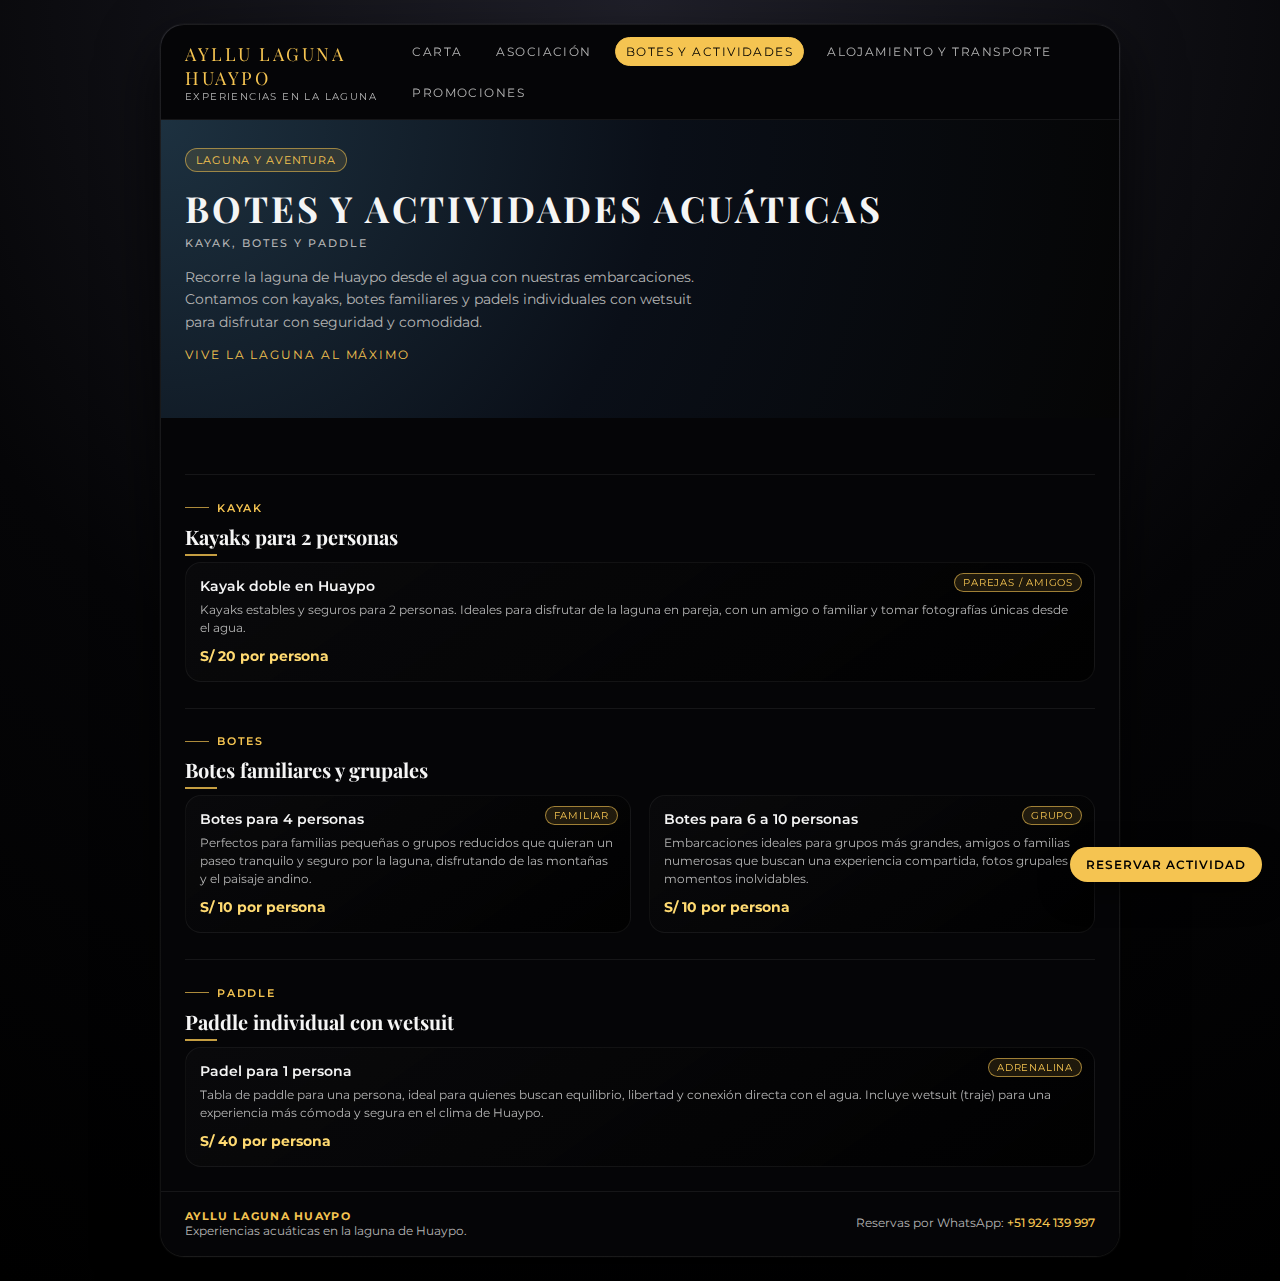
<file: actividades.html>
<!DOCTYPE html>
<html lang="es">
<head>
  <meta charset="UTF-8">
  <title>Botes y actividades - Ayllu Laguna Huaypo</title>
  <meta name="viewport" content="width=device-width, initial-scale=1">
  <link href="https://fonts.googleapis.com/css2?family=Playfair+Display:wght@500;700&family=Montserrat:wght@300;400;500;600&display=swap" rel="stylesheet">
  <link rel="stylesheet" href="styles.css">
</head>
<body>
  <div class="shell">
    <header class="site-header">
      <div>
        <div class="nav-logo">Ayllu Laguna Huaypo</div>
        <span class="nav-tagline">Experiencias en la laguna</span>
      </div>
      <nav class="nav-links">
        <a href="carta.html" class="nav-link">Carta</a>
        <a href="asociacion.html" class="nav-link">Asociación</a>
        <a href="actividades.html" class="nav-link nav-link--active">Botes y actividades</a>
        <a href="alojamiento.html" class="nav-link">Alojamiento y transporte</a>
        <a href="promociones.html" class="nav-link">Promociones</a>
      </nav>
    </header>

    <header class="hero hero--actividades">
      <div class="hero__badge">
        <span>Laguna y aventura</span>
      </div>
      <h1 class="hero__title">Botes y actividades acuáticas</h1>
      <p class="hero__subtitle">Kayak, botes y paddle</p>
      <p class="hero__description">
        Recorre la laguna de Huaypo desde el agua con nuestras embarcaciones. Contamos con kayaks,
        botes familiares y padels individuales con wetsuit para disfrutar con seguridad y comodidad.
      </p>
      <p class="hero__tagline">Vive la laguna al máximo</p>
    </header>

    <main class="page-main">
      <section class="page-section">
        <div class="section-label">
          <span class="section-label__line"></span>
          <span class="section-label__text">Kayak</span>
        </div>
        <h2>Kayaks para 2 personas</h2>
        <div class="card-grid">
          <article class="info-card">
            <span class="badge-top">Parejas / amigos</span>
            <h3 class="info-card__title">Kayak doble en Huaypo</h3>
            <p class="info-card__text">
              Kayaks estables y seguros para 2 personas. Ideales para disfrutar de la laguna en pareja,
              con un amigo o familiar y tomar fotografías únicas desde el agua.
            </p>
            <p class="price-tag">S/ 20 por persona</p>
          </article>
        </div>
      </section>

      <section class="page-section">
        <div class="section-label">
          <span class="section-label__line"></span>
          <span class="section-label__text">Botes</span>
        </div>
        <h2>Botes familiares y grupales</h2>
        <div class="card-grid">
          <article class="info-card">
            <span class="badge-top">Familiar</span>
            <h3 class="info-card__title">Botes para 4 personas</h3>
            <p class="info-card__text">
              Perfectos para familias pequeñas o grupos reducidos que quieran un paseo tranquilo
              y seguro por la laguna, disfrutando de las montañas y el paisaje andino.
            </p>
            <p class="price-tag">S/ 10 por persona</p>
          </article>

          <article class="info-card">
            <span class="badge-top">Grupo</span>
            <h3 class="info-card__title">Botes para 6 a 10 personas</h3>
            <p class="info-card__text">
              Embarcaciones ideales para grupos más grandes, amigos o familias numerosas que
              buscan una experiencia compartida, fotos grupales y momentos inolvidables.
            </p>
            <p class="price-tag">S/ 10 por persona</p>
          </article>
        </div>
      </section>

      <section class="page-section">
        <div class="section-label">
          <span class="section-label__line"></span>
          <span class="section-label__text">Paddle</span>
        </div>
        <h2>Paddle individual con wetsuit</h2>
        <div class="card-grid">
          <article class="info-card">
            <span class="badge-top">Adrenalina</span>
            <h3 class="info-card__title">Padel para 1 persona</h3>
            <p class="info-card__text">
              Tabla de paddle para una persona, ideal para quienes buscan equilibrio, libertad
              y conexión directa con el agua. Incluye wetsuit (traje) para una experiencia más cómoda
              y segura en el clima de Huaypo.
            </p>
            <p class="price-tag">S/ 40 por persona</p>
          </article>
        </div>
      </section>
    </main>

    <footer class="site-footer">
      <div>
        <strong>Ayllu Laguna Huaypo</strong><br>
        Experiencias acuáticas en la laguna de Huaypo.
      </div>
      <div>
        Reservas por WhatsApp:
        <a href="https://wa.me/51924139997" target="_blank">+51 924 139 997</a>
      </div>
    </footer>
  </div>

  <a class="whatsapp-float" href="https://wa.me/51924139997" target="_blank">
    Reservar actividad
  </a>
</body>
</html>
</file>
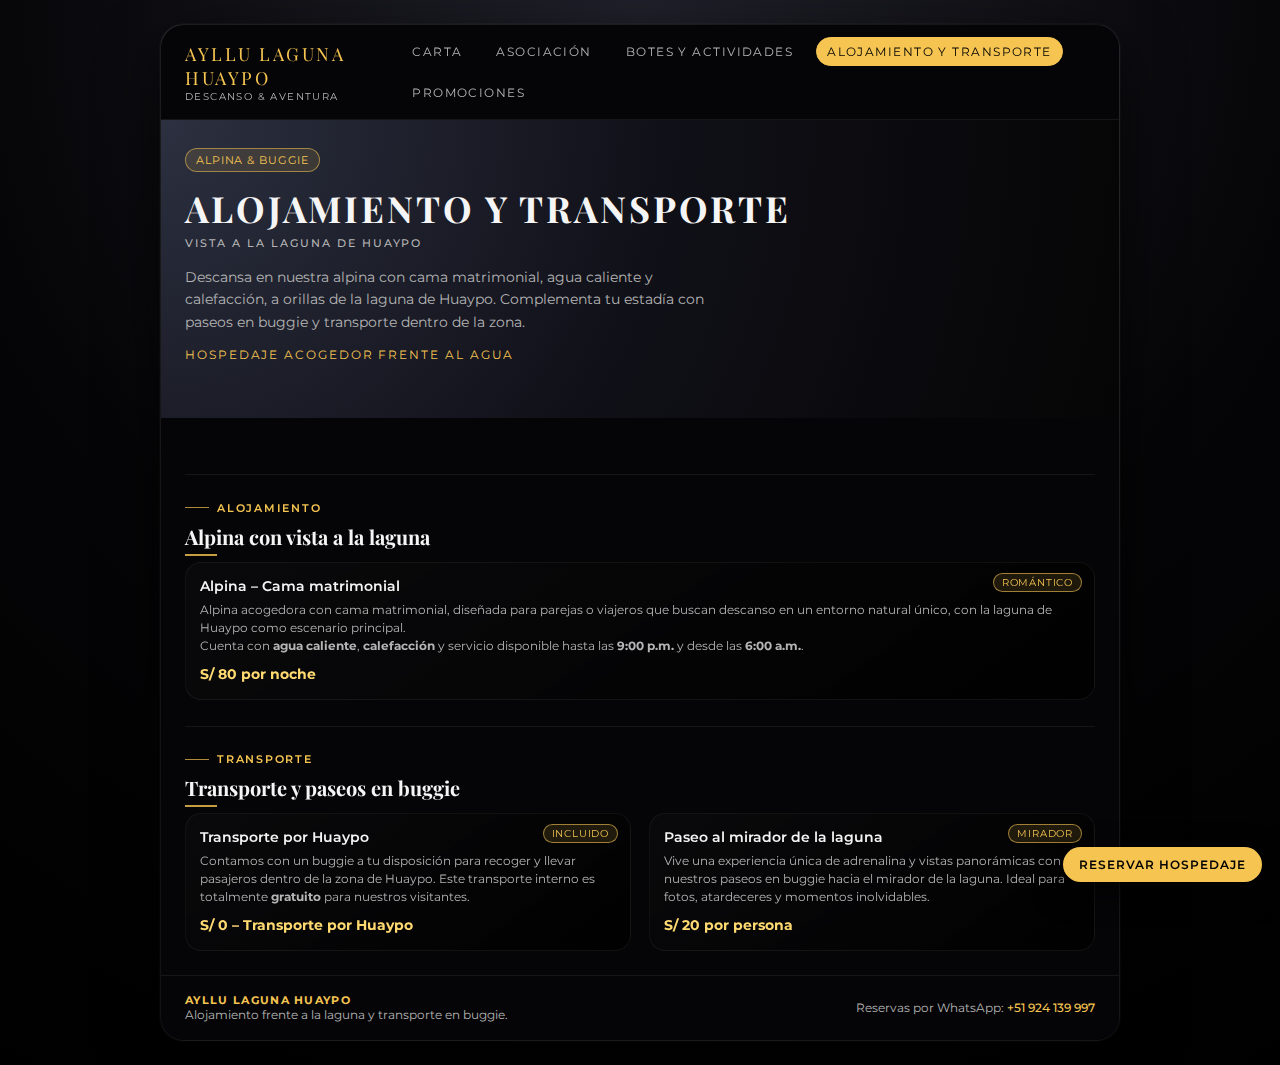
<file: alojamiento.html>
<!DOCTYPE html>
<html lang="es">
<head>
  <meta charset="UTF-8">
  <title>Alojamiento y transporte - Ayllu Laguna Huaypo</title>
  <meta name="viewport" content="width=device-width, initial-scale=1">
  <link href="https://fonts.googleapis.com/css2?family=Playfair+Display:wght@500;700&family=Montserrat:wght@300;400;500;600&display=swap" rel="stylesheet">
  <link rel="stylesheet" href="styles.css">
</head>
<body>
  <div class="shell">
    <header class="site-header">
      <div>
        <div class="nav-logo">Ayllu Laguna Huaypo</div>
        <span class="nav-tagline">Descanso & aventura</span>
      </div>
      <nav class="nav-links">
        <a href="carta.html" class="nav-link">Carta</a>
        <a href="asociacion.html" class="nav-link">Asociación</a>
        <a href="actividades.html" class="nav-link">Botes y actividades</a>
        <a href="alojamiento.html" class="nav-link nav-link--active">Alojamiento y transporte</a>
        <a href="promociones.html" class="nav-link">Promociones</a>
      </nav>
    </header>

    <header class="hero hero--alojamiento">
      <div class="hero__badge">
        <span>Alpina & buggie</span>
      </div>
      <h1 class="hero__title">Alojamiento y transporte</h1>
      <p class="hero__subtitle">Vista a la laguna de Huaypo</p>
      <p class="hero__description">
        Descansa en nuestra alpina con cama matrimonial, agua caliente y calefacción, a orillas de la
        laguna de Huaypo. Complementa tu estadía con paseos en buggie y transporte dentro de la zona.
      </p>
      <p class="hero__tagline">Hospedaje acogedor frente al agua</p>
    </header>

    <main class="page-main">
      <section class="page-section">
        <div class="section-label">
          <span class="section-label__line"></span>
          <span class="section-label__text">Alojamiento</span>
        </div>
        <h2>Alpina con vista a la laguna</h2>
        <div class="card-grid">
          <article class="info-card">
            <span class="badge-top">Romántico</span>
            <h3 class="info-card__title">Alpina – Cama matrimonial</h3>
            <p class="info-card__text">
              Alpina acogedora con cama matrimonial, diseñada para parejas o viajeros que buscan
              descanso en un entorno natural único, con la laguna de Huaypo como escenario principal.
            </p>
            <p class="info-card__text">
              Cuenta con <strong>agua caliente</strong>, <strong>calefacción</strong> y servicio disponible
              hasta las <strong>9:00 p.m.</strong> y desde las <strong>6:00 a.m.</strong>.
            </p>
            <p class="price-tag">S/ 80 por noche</p>
          </article>
        </div>
      </section>

      <section class="page-section">
        <div class="section-label">
          <span class="section-label__line"></span>
          <span class="section-label__text">Transporte</span>
        </div>
        <h2>Transporte y paseos en buggie</h2>
        <div class="card-grid">
          <article class="info-card">
            <span class="badge-top">Incluido</span>
            <h3 class="info-card__title">Transporte por Huaypo</h3>
            <p class="info-card__text">
              Contamos con un buggie a tu disposición para recoger y llevar pasajeros dentro de la zona
              de Huaypo. Este transporte interno es totalmente <strong>gratuito</strong> para nuestros visitantes.
            </p>
            <p class="price-tag">S/ 0 – Transporte por Huaypo</p>
          </article>

          <article class="info-card">
            <span class="badge-top">Mirador</span>
            <h3 class="info-card__title">Paseo al mirador de la laguna</h3>
            <p class="info-card__text">
              Vive una experiencia única de adrenalina y vistas panorámicas con nuestros paseos en buggie
              hacia el mirador de la laguna. Ideal para fotos, atardeceres y momentos inolvidables.
            </p>
            <p class="price-tag">S/ 20 por persona</p>
          </article>
        </div>
      </section>
    </main>

    <footer class="site-footer">
      <div>
        <strong>Ayllu Laguna Huaypo</strong><br>
        Alojamiento frente a la laguna y transporte en buggie.
      </div>
      <div>
        Reservas por WhatsApp:
        <a href="https://wa.me/51924139997" target="_blank">+51 924 139 997</a>
      </div>
    </footer>
  </div>

  <a class="whatsapp-float" href="https://wa.me/51924139997" target="_blank">
    Reservar hospedaje
  </a>
</body>
</html>
</file>
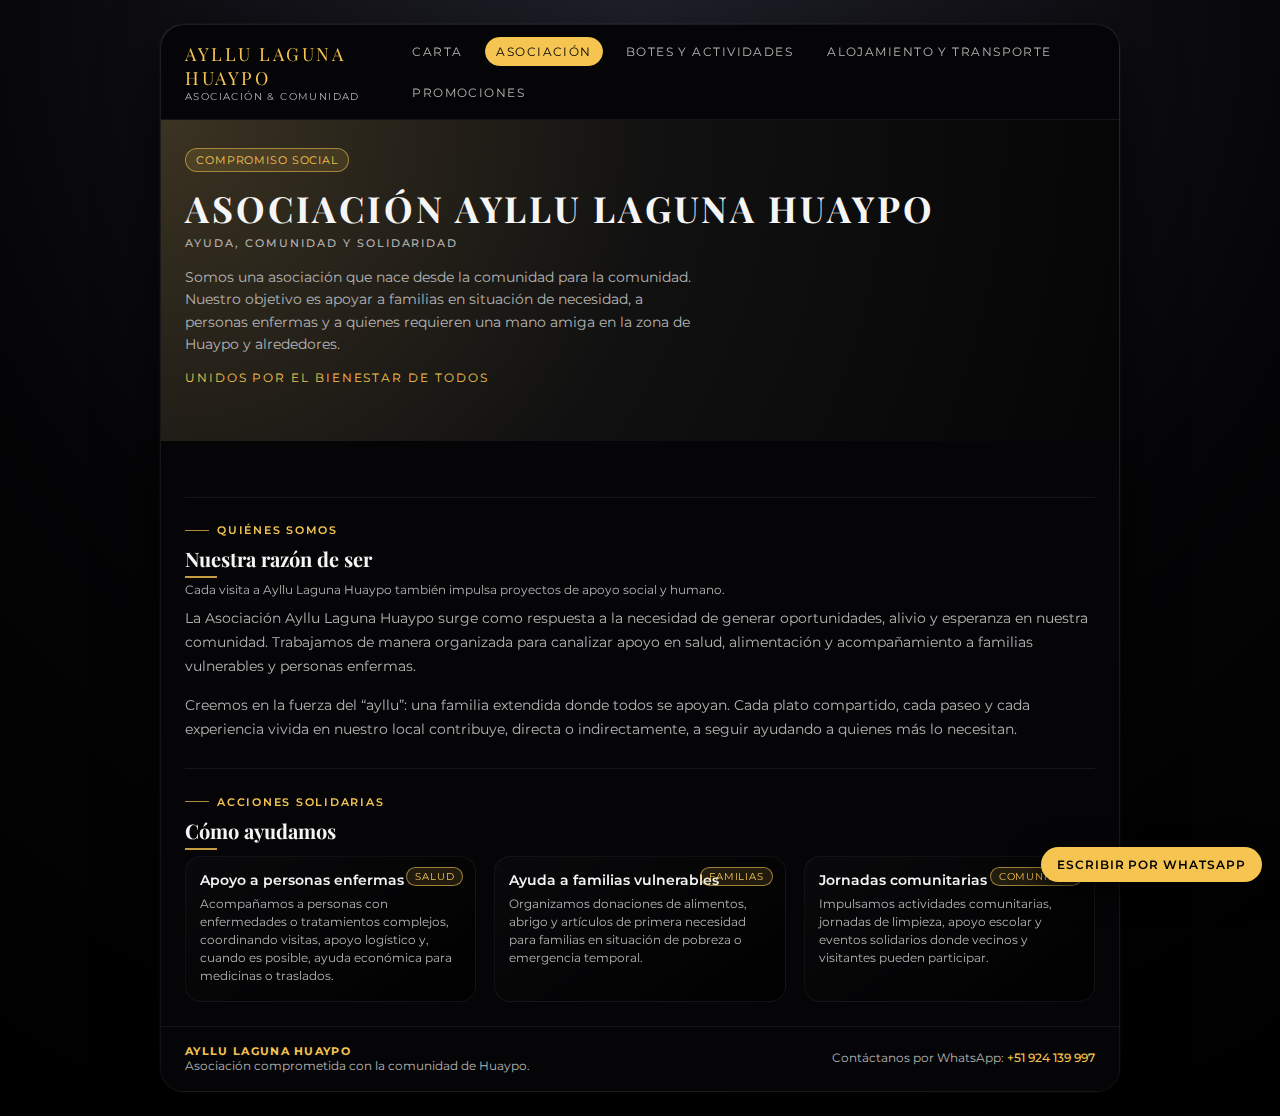
<file: asociacion.html>
<!DOCTYPE html>
<html lang="es">
<head>
  <meta charset="UTF-8">
  <title>Asociación - Ayllu Laguna Huaypo</title>
  <meta name="viewport" content="width=device-width, initial-scale=1">
  <link href="https://fonts.googleapis.com/css2?family=Playfair+Display:wght@500;700&family=Montserrat:wght@300;400;500;600&display=swap" rel="stylesheet">
  <link rel="stylesheet" href="styles.css">
</head>
<body>
  <div class="shell">
    <header class="site-header">
      <div>
        <div class="nav-logo">Ayllu Laguna Huaypo</div>
        <span class="nav-tagline">Asociación & comunidad</span>
      </div>
      <nav class="nav-links">
        <a href="carta.html" class="nav-link">Carta</a>
        <a href="asociacion.html" class="nav-link nav-link--active">Asociación</a>
        <a href="actividades.html" class="nav-link">Botes y actividades</a>
        <a href="alojamiento.html" class="nav-link">Alojamiento y transporte</a>
        <a href="promociones.html" class="nav-link">Promociones</a>
      </nav>
    </header>

    <header class="hero hero--asociacion">
      <div class="hero__badge">
        <span>Compromiso social</span>
      </div>
      <h1 class="hero__title">Asociación Ayllu Laguna Huaypo</h1>
      <p class="hero__subtitle">Ayuda, comunidad y solidaridad</p>
      <p class="hero__description">
        Somos una asociación que nace desde la comunidad para la comunidad. Nuestro objetivo es apoyar
        a familias en situación de necesidad, a personas enfermas y a quienes requieren una mano amiga
        en la zona de Huaypo y alrededores.
      </p>
      <p class="hero__tagline">Unidos por el bienestar de todos</p>
    </header>

    <main class="page-main">
      <section class="page-section">
        <div class="section-label">
          <span class="section-label__line"></span>
          <span class="section-label__text">Quiénes somos</span>
        </div>
        <h2>Nuestra razón de ser</h2>
        <p class="section-note">
          Cada visita a Ayllu Laguna Huaypo también impulsa proyectos de apoyo social y humano.
        </p>
        <p style="font-size:14px; color:var(--text-muted); line-height:1.7; margin-bottom:16px;">
          La Asociación Ayllu Laguna Huaypo surge como respuesta a la necesidad de generar oportunidades,
          alivio y esperanza en nuestra comunidad. Trabajamos de manera organizada para canalizar apoyo
          en salud, alimentación y acompañamiento a familias vulnerables y personas enfermas.
        </p>
        <p style="font-size:14px; color:var(--text-muted); line-height:1.7;">
          Creemos en la fuerza del “ayllu”: una familia extendida donde todos se apoyan. Cada plato
          compartido, cada paseo y cada experiencia vivida en nuestro local contribuye, directa o
          indirectamente, a seguir ayudando a quienes más lo necesitan.
        </p>
      </section>

      <section class="page-section">
        <div class="section-label">
          <span class="section-label__line"></span>
          <span class="section-label__text">Acciones solidarias</span>
        </div>
        <h2>Cómo ayudamos</h2>
        <div class="card-grid">
          <article class="info-card">
            <span class="badge-top">Salud</span>
            <h3 class="info-card__title">Apoyo a personas enfermas</h3>
            <p class="info-card__text">
              Acompañamos a personas con enfermedades o tratamientos complejos, coordinando visitas,
              apoyo logístico y, cuando es posible, ayuda económica para medicinas o traslados.
            </p>
          </article>

          <article class="info-card">
            <span class="badge-top">Familias</span>
            <h3 class="info-card__title">Ayuda a familias vulnerables</h3>
            <p class="info-card__text">
              Organizamos donaciones de alimentos, abrigo y artículos de primera necesidad para familias
              en situación de pobreza o emergencia temporal.
            </p>
          </article>

          <article class="info-card">
            <span class="badge-top">Comunidad</span>
            <h3 class="info-card__title">Jornadas comunitarias</h3>
            <p class="info-card__text">
              Impulsamos actividades comunitarias, jornadas de limpieza, apoyo escolar y
              eventos solidarios donde vecinos y visitantes pueden participar.
            </p>
          </article>
        </div>
      </section>
    </main>

    <footer class="site-footer">
      <div>
        <strong>Ayllu Laguna Huaypo</strong><br>
        Asociación comprometida con la comunidad de Huaypo.
      </div>
      <div>
        Contáctanos por WhatsApp:
        <a href="https://wa.me/51924139997" target="_blank">+51 924 139 997</a>
      </div>
    </footer>
  </div>

  <a class="whatsapp-float" href="https://wa.me/51924139997" target="_blank">
    Escribir por WhatsApp
  </a>
</body>
</html>
</file>
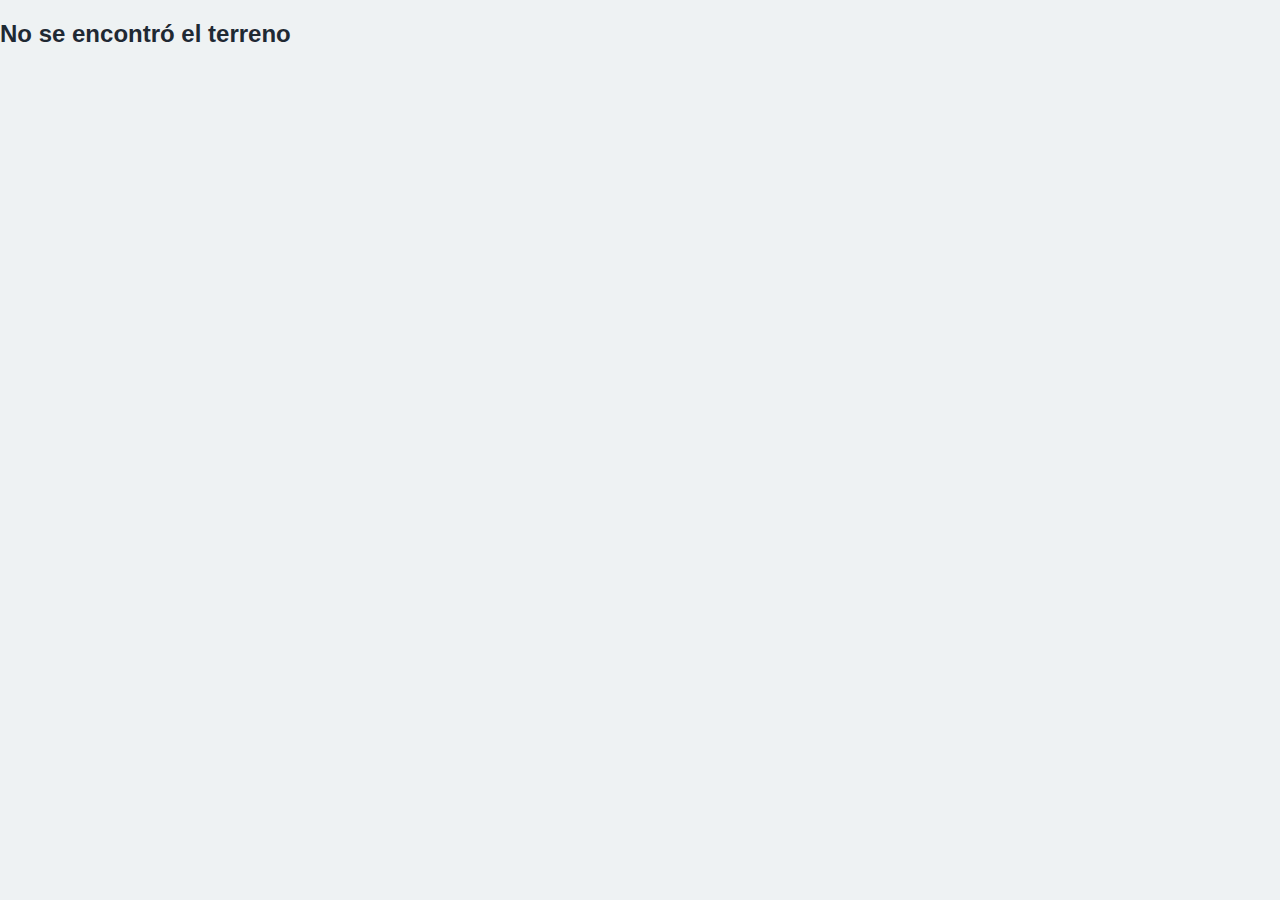
<file: ficha.html>
<!DOCTYPE html>
<html lang="es">
<head>
  <meta charset="UTF-8">
  <title>Ficha del Terreno</title>
  <link rel="stylesheet" href="css/ficha.css">
</head>
<body>

<div class="ficha-container">

  <!-- HERO / IMAGEN PRINCIPAL -->
  <div class="ficha-hero">
    <img id="ficha-hero-img" src="" alt="Imagen principal">
    <div class="ficha-hero-overlay">
      <h1 id="ficha-nombre">Cargando...</h1>
      <span id="ficha-tipo" class="ficha-badge-principal"></span>
    </div>
  </div>

  <!-- BLOQUE: INFORMACIÓN GENERAL -->
  <section class="ficha-card">
    <h3>Información General</h3>

    <div class="ficha-grid">
      <div><strong>Área</strong><span id="ficha-area"></span></div>
      <div><strong>Precio</strong><span id="ficha-precio"></span></div>
      <div><strong>Estado</strong><span id="ficha-estado"></span></div>
      <div><strong>Uso</strong><span id="ficha-uso"></span></div>
    </div>
  </section>

  <!-- BLOQUE: UBICACIÓN -->
  <section class="ficha-card">
    <h3>Ubicación</h3>
    <p id="ficha-referencia"></p>
  </section>

  <!-- BLOQUE: DOCUMENTACIÓN -->
  <section class="ficha-card">
    <h3>Documentación</h3>
    <p id="ficha-documento"></p>
  </section>

  <!-- BLOQUE: BENEFICIOS -->
  <section class="ficha-card">
    <h3>Beneficios del Proyecto</h3>
    <div id="ficha-beneficios" class="ficha-badges"></div>
  </section>

  <!-- BLOQUE: GALERÍA -->
  <section class="ficha-card">
    <h3>Galería</h3>
    <div id="ficha-galeria" class="ficha-galeria"></div>
  </section>

  <!-- BLOQUE: QR -->
  <section class="ficha-card ficha-qr">
    <h3>Escanea para ver en el mapa</h3>
    <div id="qr-container"></div>
  </section>

  <!-- FOOTER -->
  <footer class="ficha-footer">
    <button onclick="window.print()">Imprimir / Guardar PDF</button>
    <p>© 2026 Ayllu Laguna Huaypo</p>
  </footer>

</div>

<script src="js/ficha.js"></script>
</body>
</html>
</file>
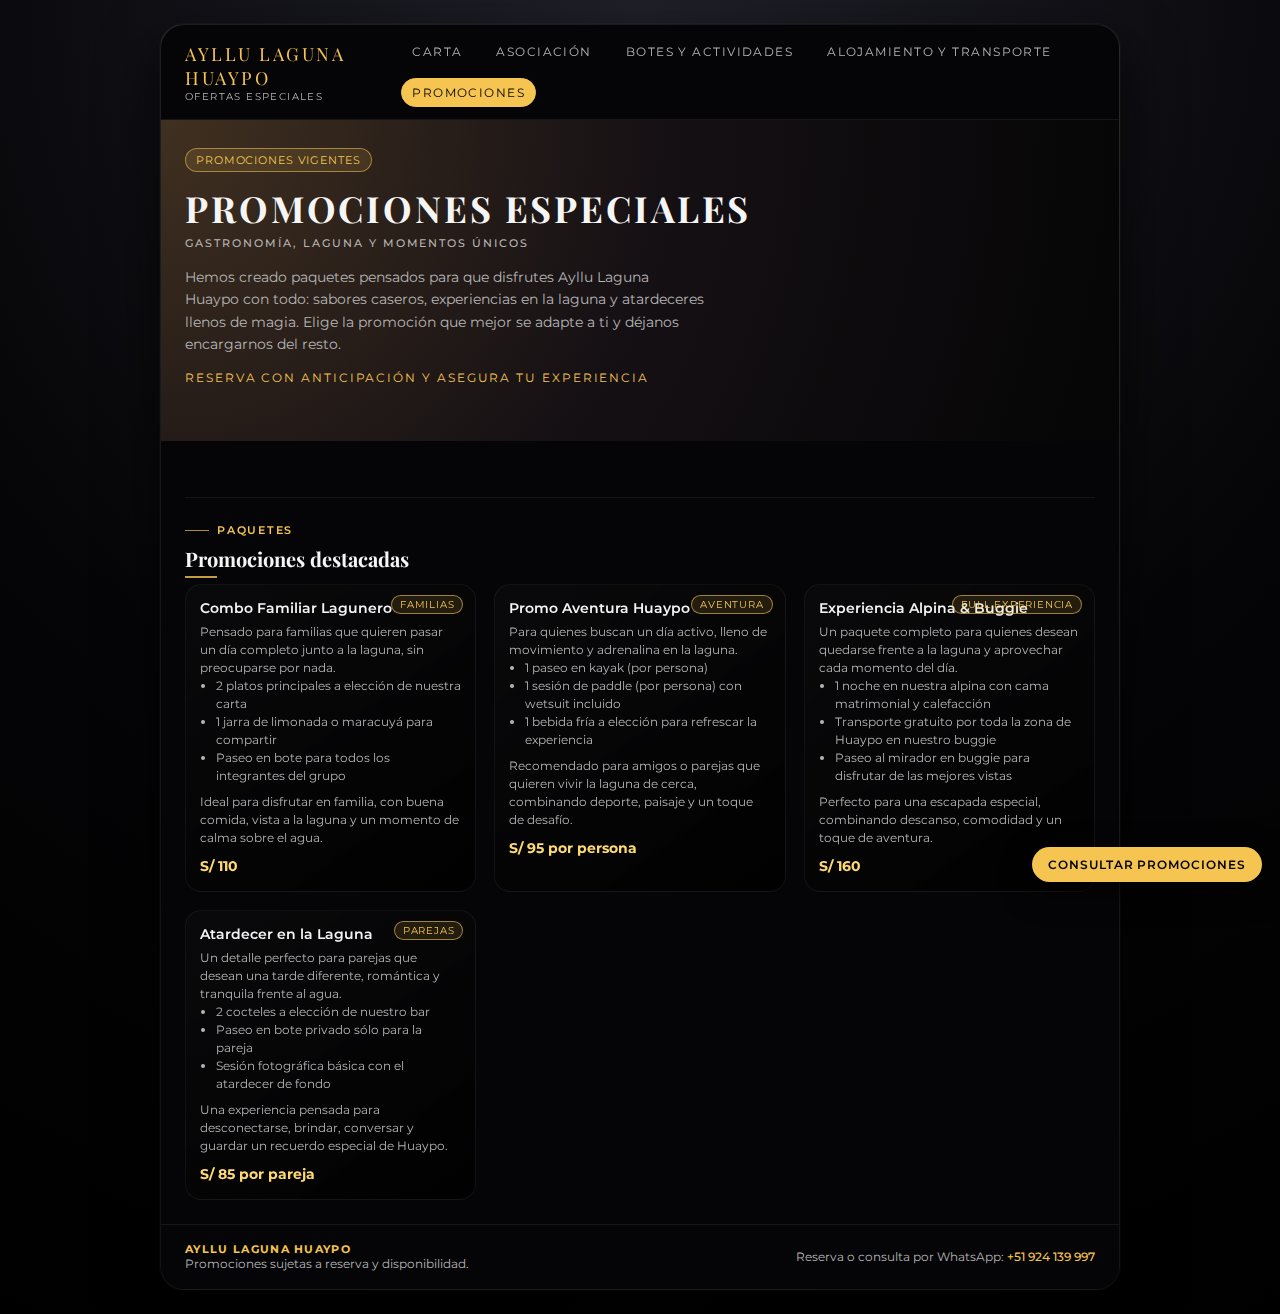
<file: promociones.html>
<!DOCTYPE html>
<html lang="es">
<head>
  <meta charset="UTF-8">
  <title>Promociones - Ayllu Laguna Huaypo</title>
  <meta name="viewport" content="width=device-width, initial-scale=1">
  <link href="https://fonts.googleapis.com/css2?family=Playfair+Display:wght@500;700&family=Montserrat:wght@300;400;500;600&display=swap" rel="stylesheet">
  <link rel="stylesheet" href="styles.css">
</head>
<body>
  <div class="shell">
    <header class="site-header">
      <div>
        <div class="nav-logo">Ayllu Laguna Huaypo</div>
        <span class="nav-tagline">Ofertas especiales</span>
      </div>
      <nav class="nav-links">
        <a href="carta.html" class="nav-link">Carta</a>
        <a href="asociacion.html" class="nav-link">Asociación</a>
        <a href="actividades.html" class="nav-link">Botes y actividades</a>
        <a href="alojamiento.html" class="nav-link">Alojamiento y transporte</a>
        <a href="promociones.html" class="nav-link nav-link--active">Promociones</a>
      </nav>
    </header>

    <header class="hero hero--promos">
      <div class="hero__badge">
        <span>Promociones vigentes</span>
      </div>
      <h1 class="hero__title">Promociones especiales</h1>
      <p class="hero__subtitle">Gastronomía, laguna y momentos únicos</p>
      <p class="hero__description">
        Hemos creado paquetes pensados para que disfrutes Ayllu Laguna Huaypo con todo: sabores caseros,
        experiencias en la laguna y atardeceres llenos de magia. Elige la promoción que mejor se adapte a ti
        y déjanos encargarnos del resto.
      </p>
      <p class="hero__tagline">Reserva con anticipación y asegura tu experiencia</p>
    </header>

    <main class="page-main">
      <section class="page-section">
        <div class="section-label">
          <span class="section-label__line"></span>
          <span class="section-label__text">Paquetes</span>
        </div>
        <h2>Promociones destacadas</h2>
        <div class="card-grid">

          <!-- Promo 1 -->
          <article class="promo-card">
            <span class="badge-top">Familias</span>
            <h3 class="promo-card__title">Combo Familiar Lagunero</h3>
            <p class="promo-card__text">
              Pensado para familias que quieren pasar un día completo junto a la laguna, sin preocuparse por nada.
            </p>
            <ul class="promo-card__text" style="margin-left:16px; list-style:disc;">
              <li>2 platos principales a elección de nuestra carta</li>
              <li>1 jarra de limonada o maracuyá para compartir</li>
              <li>Paseo en bote para todos los integrantes del grupo</li>
            </ul>
            <p class="promo-card__text" style="margin-top:8px;">
              Ideal para disfrutar en familia, con buena comida, vista a la laguna y un momento de calma sobre el agua.
            </p>
            <p class="price-tag">S/ 110</p>
          </article>

          <!-- Promo 2 -->
          <article class="promo-card">
            <span class="badge-top">Aventura</span>
            <h3 class="promo-card__title">Promo Aventura Huaypo</h3>
            <p class="promo-card__text">
              Para quienes buscan un día activo, lleno de movimiento y adrenalina en la laguna.
            </p>
            <ul class="promo-card__text" style="margin-left:16px; list-style:disc;">
              <li>1 paseo en kayak (por persona)</li>
              <li>1 sesión de paddle (por persona) con wetsuit incluido</li>
              <li>1 bebida fría a elección para refrescar la experiencia</li>
            </ul>
            <p class="promo-card__text" style="margin-top:8px;">
              Recomendado para amigos o parejas que quieren vivir la laguna de cerca,
              combinando deporte, paisaje y un toque de desafío.
            </p>
            <p class="price-tag">S/ 95 por persona</p>
          </article>

          <!-- Promo 3 -->
          <article class="promo-card">
            <span class="badge-top">Full experiencia</span>
            <h3 class="promo-card__title">Experiencia Alpina & Buggie</h3>
            <p class="promo-card__text">
              Un paquete completo para quienes desean quedarse frente a la laguna y aprovechar cada momento del día.
            </p>
            <ul class="promo-card__text" style="margin-left:16px; list-style:disc;">
              <li>1 noche en nuestra alpina con cama matrimonial y calefacción</li>
              <li>Transporte gratuito por toda la zona de Huaypo en nuestro buggie</li>
              <li>Paseo al mirador en buggie para disfrutar de las mejores vistas</li>
            </ul>
            <p class="promo-card__text" style="margin-top:8px;">
              Perfecto para una escapada especial, combinando descanso, comodidad y un toque de aventura.
            </p>
            <p class="price-tag">S/ 160</p>
          </article>

          <!-- Promo 4 -->
          <article class="promo-card">
            <span class="badge-top">Parejas</span>
            <h3 class="promo-card__title">Atardecer en la Laguna</h3>
            <p class="promo-card__text">
              Un detalle perfecto para parejas que desean una tarde diferente, romántica y tranquila frente al agua.
            </p>
            <ul class="promo-card__text" style="margin-left:16px; list-style:disc;">
              <li>2 cocteles a elección de nuestro bar</li>
              <li>Paseo en bote privado sólo para la pareja</li>
              <li>Sesión fotográfica básica con el atardecer de fondo</li>
            </ul>
            <p class="promo-card__text" style="margin-top:8px;">
              Una experiencia pensada para desconectarse, brindar, conversar y guardar un recuerdo especial de Huaypo.
            </p>
            <p class="price-tag">S/ 85 por pareja</p>
          </article>

        </div>
      </section>
    </main>

    <footer class="site-footer">
      <div>
        <strong>Ayllu Laguna Huaypo</strong><br>
        Promociones sujetas a reserva y disponibilidad.
      </div>
      <div>
        Reserva o consulta por WhatsApp:
        <a href="https://wa.me/51924139997" target="_blank">+51 924 139 997</a>
      </div>
    </footer>
  </div>

  <a class="whatsapp-float" href="https://wa.me/51924139997" target="_blank">
    Consultar promociones
  </a>
</body>
</html>
</file>
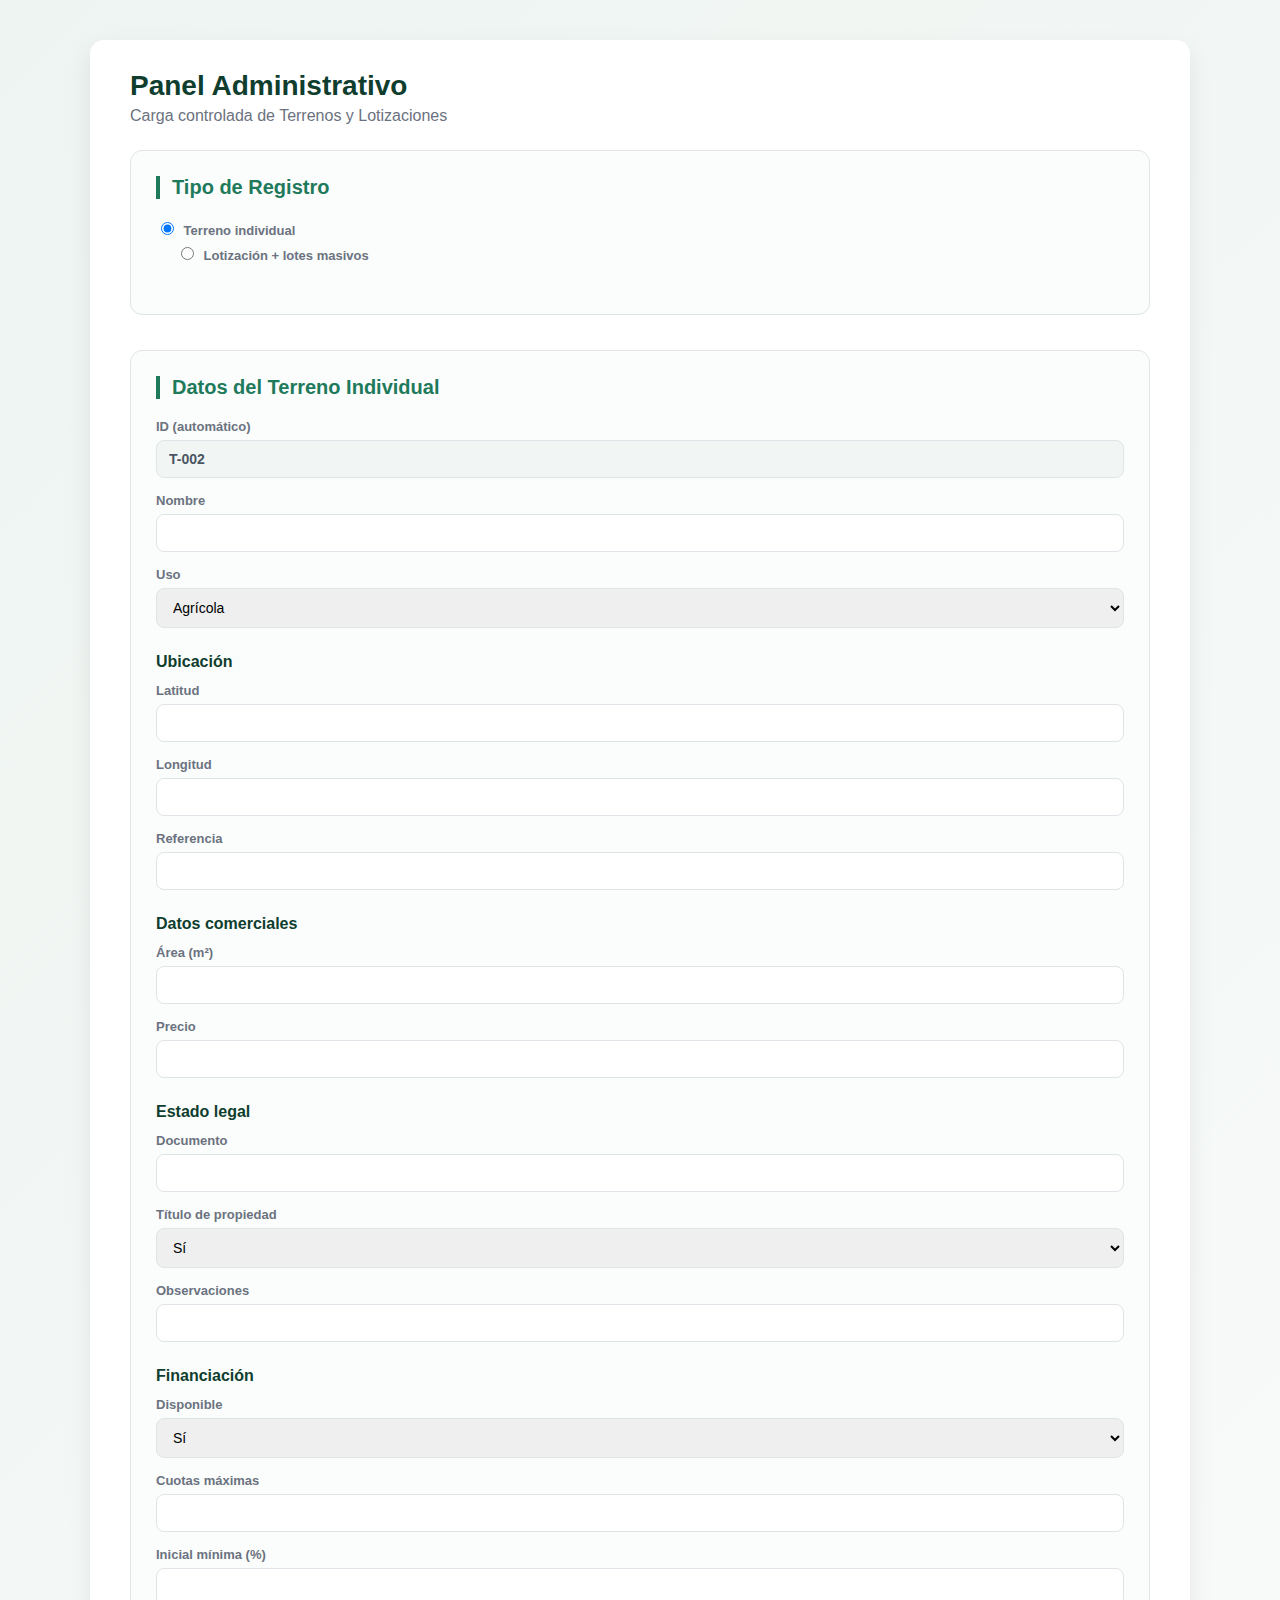
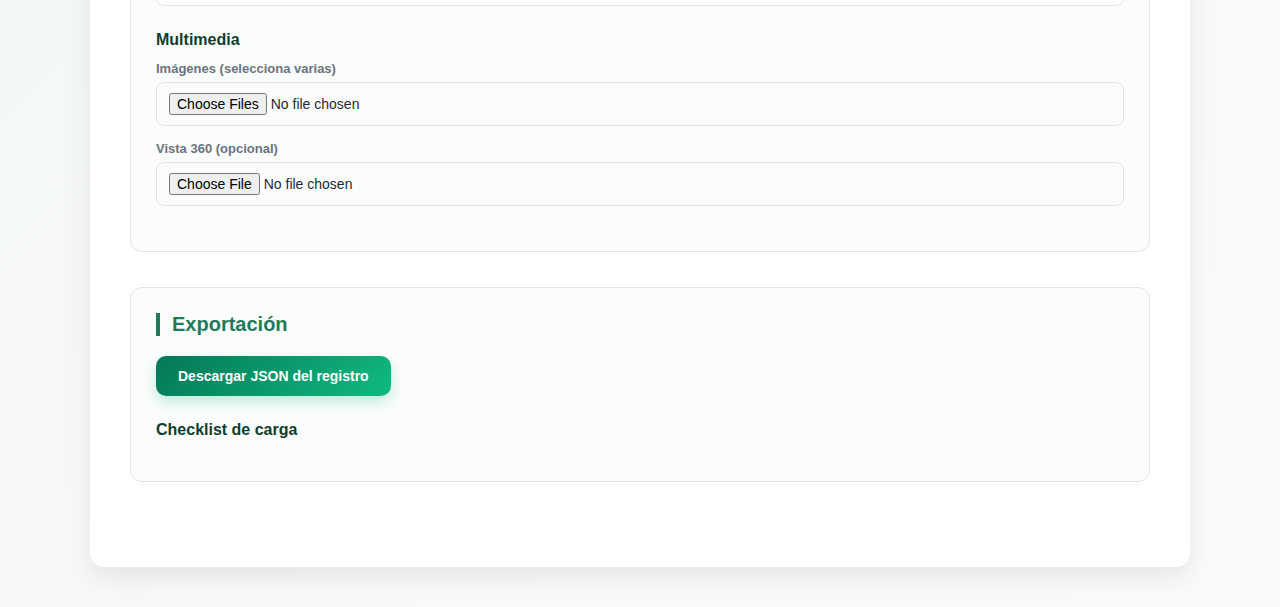
<file: admin/panel.html>
<!DOCTYPE html>
<html lang="es">
<head>
  <meta charset="UTF-8" />
  <meta name="viewport" content="width=device-width, initial-scale=1.0" />
  <title>Panel Administrativo - Carga de Terrenos y Lotizaciones</title>
  <link rel="stylesheet" href="admin.css" />
</head>
<body>
  <div class="admin-container">
    <h1>Panel Administrativo</h1>
    <p class="subtitle">Carga controlada de Terrenos y Lotizaciones</p>

    <!-- SELECTOR DE MODO -->
    <section class="block">
      <h2>Tipo de Registro</h2>
      <div class="form-row">
        <label>
          <input type="radio" name="modo" value="terreno" checked />
          Terreno individual
        </label>
        <label style="margin-left:20px;">
          <input type="radio" name="modo" value="lotizacion" />
          Lotización + lotes masivos
        </label>
      </div>
    </section>

    <!-- FORMULARIO TERRENO -->
    <section class="block" id="form-terreno">
      <h2>Datos del Terreno Individual</h2>

      <div class="form-row">
        <label>ID (automático)</label>
        <input type="text" id="terreno-id" readonly placeholder="Ej: T-002" />
      </div>

      <div class="form-row">
        <label>Nombre</label>
        <input type="text" id="terreno-nombre" />
      </div>

      <div class="form-row">
        <label>Uso</label>
        <select id="terreno-uso">
          <option value="agricola">Agrícola</option>
          <option value="residencial_turistico">Residencial / Turístico</option>
        </select>
      </div>

      <h3>Ubicación</h3>

      <div class="form-row">
        <label>Latitud</label>
        <input type="number" step="any" id="terreno-lat" />
      </div>

      <div class="form-row">
        <label>Longitud</label>
        <input type="number" step="any" id="terreno-lng" />
      </div>

      <div class="form-row">
        <label>Referencia</label>
        <input type="text" id="terreno-ref" />
      </div>

      <h3>Datos comerciales</h3>

      <div class="form-row">
        <label>Área (m²)</label>
        <input type="number" id="terreno-area" />
      </div>

      <div class="form-row">
        <label>Precio</label>
        <input type="number" id="terreno-precio" />
      </div>

      <h3>Estado legal</h3>

      <div class="form-row">
        <label>Documento</label>
        <input type="text" id="terreno-doc" />
      </div>

      <div class="form-row">
        <label>Título de propiedad</label>
        <select id="terreno-titulo">
          <option value="true">Sí</option>
          <option value="false">No</option>
        </select>
      </div>

      <div class="form-row">
        <label>Observaciones</label>
        <input type="text" id="terreno-obs" />
      </div>

      <h3>Financiación</h3>

      <div class="form-row">
        <label>Disponible</label>
        <select id="terreno-fin-disponible">
          <option value="true">Sí</option>
          <option value="false">No</option>
        </select>
      </div>

      <div class="form-row">
        <label>Cuotas máximas</label>
        <input type="number" id="terreno-cuotas" />
      </div>

      <div class="form-row">
        <label>Inicial mínima (%)</label>
        <input type="number" id="terreno-inicial" />
      </div>

      <h3>Multimedia</h3>

      <div class="form-row">
        <label>Imágenes (selecciona varias)</label>
        <input type="file" id="terreno-imagenes" multiple />
      </div>

      <div class="form-row">
        <label>Vista 360 (opcional)</label>
        <input type="file" id="terreno-360" />
      </div>
    </section>

    <!-- FORMULARIO LOTIZACIÓN -->
    <section class="block hidden" id="form-lotizacion">
      <h2>Datos de la Lotización</h2>

      <div class="form-row">
        <label>ID de Lotización (automático)</label>
        <input type="text" id="lotizacion-id" readonly placeholder="Ej: L-002" />
      </div>

      <div class="form-row">
        <label>Nombre</label>
        <input type="text" id="lotizacion-nombre" />
      </div>

      <div class="form-row">
        <label>Uso</label>
        <select id="lotizacion-uso">
          <option value="residencial_turistico">Residencial / Turístico</option>
          <option value="agricola">Agrícola</option>
        </select>
      </div>

      <h3>Ubicación</h3>

      <div class="form-row">
        <label>Latitud</label>
        <input type="number" step="any" id="lotizacion-lat" />
      </div>

      <div class="form-row">
        <label>Longitud</label>
        <input type="number" step="any" id="lotizacion-lng" />
      </div>

      <div class="form-row">
        <label>Referencia</label>
        <input type="text" id="lotizacion-ref" />
      </div>

      <h3>Legal</h3>

      <div class="form-row">
        <label>Documento legal</label>
        <input type="text" id="lotizacion-documento" />
      </div>

      <div class="form-row">
        <label>Título de propiedad</label>
        <select id="lotizacion-titulo">
          <option value="true">Sí</option>
          <option value="false">No</option>
        </select>
      </div>

      <h3>Configuración de Lotes Masivos</h3>

      <div class="form-row">
        <label>Cantidad de lotes</label>
        <input type="number" id="lotes-cantidad" placeholder="Ej: 30" />
      </div>

      <div class="form-row">
        <label>Letra inicial</label>
        <input type="text" id="lotes-letra-inicial" value="A" maxlength="1" />
      </div>

      <div class="form-row">
        <label>Área por defecto (m²)</label>
        <input type="number" id="lotes-area-default" />
      </div>

      <div class="form-row">
        <label>Precio por defecto</label>
        <input type="number" id="lotes-precio-default" />
      </div>

      <button id="btn-generar-lotes">Generar lotes automáticamente</button>

      <h3>Imágenes generales de la lotización</h3>

      <div class="form-row">
        <label>Imágenes generales</label>
        <input type="file" id="lotizacion-imagenes" multiple />
      </div>

      <h3>Previsualización de Lotes</h3>

      <table id="tabla-lotes">
        <thead>
          <tr>
            <th>ID</th>
            <th>Área (m²)</th>
            <th>Precio</th>
            <th>Estado</th>
          </tr>
        </thead>
        <tbody></tbody>
      </table>
    </section>

    <!-- EXPORTACIÓN -->
    <section class="block">
      <h2>Exportación</h2>

      <div id="admin-errores" style="margin-bottom:15px;"></div>

      <button id="btn-exportar-json">Descargar JSON del registro</button>

      <h3 style="margin-top:25px;">Checklist de carga</h3>
      <div id="admin-checklist"></div>
    </section>

  </div>

  <script src="admin.js"></script>
</body>
</html>
</file>
<file: styles.css>
:root {
  --bg: #101012;
  --bg-soft: #18181c;
  --bg-softer: #1b1b21;
  --accent: #f5c451;
  --accent-soft: rgba(245, 196, 81, 0.12);
  --accent-strong: #ffda71;
  --text-main: #f5f5f5;
  --text-muted: #b5b5b5;
  --border-soft: rgba(255, 255, 255, 0.07);
}

* {
  box-sizing: border-box;
  margin: 0;
  padding: 0;
}

body {
  font-family: "Montserrat", system-ui, -apple-system, BlinkMacSystemFont, "Segoe UI", sans-serif;
  background: radial-gradient(circle at top, #20202a 0, #050507 55%, #000 100%);
  color: var(--text-main);
  min-height: 100vh;
  padding: 24px 12px;
  display: flex;
  justify-content: center;
}

/* CONTENEDOR GENERAL */

.shell {
  width: 100%;
  max-width: 960px;
  background: linear-gradient(135deg, rgba(255,255,255,0.04), rgba(0,0,0,0.9));
  border-radius: 24px;
  border: 1px solid var(--border-soft);
  box-shadow:
    0 24px 60px rgba(0,0,0,0.7),
    0 0 0 1px rgba(255,255,255,0.03);
  overflow: hidden;
}

/* NAVEGACIÓN SUPERIOR */

.site-header {
  display: flex;
  align-items: center;
  justify-content: space-between;
  padding: 12px 24px;
  background: rgba(5,5,7,0.98);
  border-bottom: 1px solid var(--border-soft);
  backdrop-filter: blur(18px);
}

.nav-logo {
  font-family: "Playfair Display", serif;
  font-size: 18px;
  letter-spacing: 0.14em;
  text-transform: uppercase;
  color: var(--accent);
}

.nav-tagline {
  font-size: 10px;
  text-transform: uppercase;
  letter-spacing: 0.14em;
  color: var(--text-muted);
  display: block;
}

.nav-links {
  display: flex;
  align-items: center;
  gap: 12px;
  flex-wrap: wrap;
}

.nav-link {
  font-size: 12px;
  text-transform: uppercase;
  letter-spacing: 0.12em;
  text-decoration: none;
  color: var(--text-muted);
  padding: 6px 10px;
  border-radius: 999px;
  border: 1px solid transparent;
  transition: color .18s ease, border-color .18s ease, background .18s ease;
}

.nav-link:hover {
  color: var(--accent-strong);
  border-color: var(--accent-soft);
  background: rgba(0,0,0,0.5);
}

.nav-link--active {
  color: #000;
  background: var(--accent);
  border-color: var(--accent);
}

/* HERO / CABECERA DE CADA PÁGINA */

.hero {
  position: relative;
  padding: 28px 24px 56px;
  background: radial-gradient(circle at top left, #333 0, #111 55%, #050505 100%);
}

.hero--carta {
  background: radial-gradient(circle at top left, #3b2b15 0, #111 55%, #050505 100%);
}

.hero--asociacion {
  background: radial-gradient(circle at top left, #3b3322 0, #111 50%, #050505 100%);
}

.hero--actividades {
  background: radial-gradient(circle at top left, #1d3140 0, #0a0f18 50%, #050505 100%);
}

.hero--alojamiento {
  background: radial-gradient(circle at top left, #2c3040 0, #101018 50%, #050505 100%);
}

.hero--promos {
  background: radial-gradient(circle at top left, #403020 0, #151014 50%, #050505 100%);
}

.hero__badge {
  display: inline-flex;
  align-items: center;
  gap: 8px;
  padding: 4px 10px;
  border-radius: 999px;
  background: var(--accent-soft);
  border: 1px solid rgba(245, 196, 81, 0.55);
  font-size: 11px;
  text-transform: uppercase;
  letter-spacing: 0.08em;
  color: var(--accent);
  margin-bottom: 12px;
}

.hero__title {
  font-family: "Playfair Display", serif;
  font-size: clamp(26px, 4vw, 36px);
  letter-spacing: 0.08em;
  text-transform: uppercase;
  margin-bottom: 4px;
}

.hero__subtitle {
  font-weight: 500;
  letter-spacing: 0.18em;
  text-transform: uppercase;
  font-size: 11px;
  color: var(--text-muted);
  margin-bottom: 16px;
}

.hero__description {
  max-width: 520px;
  font-size: 14px;
  color: var(--text-muted);
  line-height: 1.6;
}

.hero__tagline {
  margin-top: 14px;
  font-size: 12px;
  color: var(--accent);
  text-transform: uppercase;
  letter-spacing: 0.16em;
}

.hero__photo {
  position: absolute;
  right: 24px;
  bottom: -34px;
  width: min(240px, 40vw);
  aspect-ratio: 4 / 3;
  border-radius: 24px;
  overflow: hidden;
  border: 1px solid rgba(255,255,255,0.13);
  box-shadow: 0 24px 50px rgba(0,0,0,0.9);
}

.hero__photo img {
  width: 100%;
  height: 100%;
  object-fit: cover;
  display: block;
  filter: saturate(1.1) contrast(1.05);
}

/* CONTENIDO GENERAL */

.page-main {
  padding: 56px 24px 24px;
  background: rgba(5,5,7,0.96);
  backdrop-filter: blur(26px);
}

.page-section {
  border-top: 1px solid var(--border-soft);
  padding-top: 18px;
}

.page-section + .page-section {
  margin-top: 26px;
}

.section-label {
  display: inline-flex;
  align-items: center;
  gap: 8px;
  margin-bottom: 8px;
}

.section-label__line {
  width: 24px;
  height: 1px;
  background: var(--accent);
  opacity: 0.7;
}

.section-label__text {
  text-transform: uppercase;
  letter-spacing: 0.16em;
  font-size: 11px;
  color: var(--accent);
  font-weight: 600;
}

.page-section h2 {
  font-family: "Playfair Display", serif;
  font-size: 20px;
  margin-bottom: 10px;
  position: relative;
}

.page-section h2::after {
  content: "";
  position: absolute;
  left: 0;
  bottom: -6px;
  width: 32px;
  height: 2px;
  background: var(--accent);
  opacity: .8;
}

.page-section p.section-note {
  font-size: 12px;
  color: var(--text-muted);
  margin-bottom: 10px;
}

/* GRID CARTA PRINCIPAL */

.menu-grid {
  display: grid;
  grid-template-columns: minmax(0, 1.1fr) minmax(0, 1fr);
  gap: 32px;
}

.menu-list {
  list-style: none;
  display: flex;
  flex-direction: column;
  gap: 8px;
}

.menu-item {
  display: flex;
  align-items: flex-start;
  justify-content: space-between;
  gap: 16px;
  padding: 8px 10px;
  border-radius: 10px;
  background: linear-gradient(135deg, rgba(255,255,255,0.02), rgba(255,255,255,0.0));
  border: 1px solid transparent;
  transition: transform .18s ease, border-color .18s ease, background .18s ease;
}

.menu-item:hover {
  border-color: rgba(245, 196, 81, 0.4);
  background: radial-gradient(circle at left, rgba(245,196,81,0.06), rgba(255,255,255,0.01));
  transform: translateY(-1px);
}

.menu-item__texts {
  flex: 1;
  min-width: 0;
}

.menu-item__name {
  font-size: 14px;
  font-weight: 500;
  letter-spacing: 0.02em;
  display: flex;
  align-items: center;
  flex-wrap: wrap;
  gap: 4px;
}

.menu-item__desc {
  font-size: 12px;
  color: var(--text-muted);
  margin-top: 3px;
  line-height: 1.5;
}

.menu-item__price {
  font-size: 14px;
  font-weight: 600;
  color: var(--accent);
  white-space: nowrap;
  margin-left: 8px;
}

.badge-hit {
  padding: 1px 6px;
  border-radius: 999px;
  background: var(--accent-soft);
  border: 1px solid rgba(245,196,81,.7);
  font-size: 10px;
  text-transform: uppercase;
  letter-spacing: .08em;
  color: var(--accent);
}

/* CARDS PARA OTRAS PÁGINAS */

.card-grid {
  display: grid;
  grid-template-columns: repeat(auto-fit, minmax(220px, 1fr));
  gap: 18px;
  margin-top: 12px;
}

.info-card,
.promo-card {
  background: linear-gradient(145deg, rgba(255,255,255,0.02), rgba(0,0,0,0.8));
  border-radius: 16px;
  padding: 14px 14px 16px;
  border: 1px solid rgba(255,255,255,0.06);
  position: relative;
  overflow: hidden;
}

.info-card__title,
.promo-card__title {
  font-size: 14px;
  font-weight: 600;
  margin-bottom: 6px;
}

.info-card__text,
.promo-card__text {
  font-size: 12px;
  color: var(--text-muted);
  line-height: 1.5;
}

.price-tag {
  margin-top: 10px;
  font-size: 14px;
  font-weight: 700;
  color: var(--accent-strong);
}

.badge-top {
  position: absolute;
  top: 10px;
  right: 12px;
  font-size: 10px;
  text-transform: uppercase;
  letter-spacing: 0.08em;
  background: var(--accent-soft);
  border-radius: 999px;
  padding: 2px 8px;
  border: 1px solid rgba(245,196,81,0.6);
  color: var(--accent);
}

/* FOOTER */

.site-footer {
  border-top: 1px solid var(--border-soft);
  padding: 16px 24px 18px;
  background: #050507;
  display: flex;
  flex-wrap: wrap;
  align-items: center;
  justify-content: space-between;
  gap: 8px;
  font-size: 12px;
  color: var(--text-muted);
}

.site-footer strong {
  color: var(--accent);
  letter-spacing: 0.12em;
  text-transform: uppercase;
  font-size: 11px;
}

.site-footer a {
  color: var(--accent);
  text-decoration: none;
  font-weight: 500;
}

.site-footer a:hover {
  text-decoration: underline;
}

/* BOTÓN FLOTANTE WHATSAPP */

.whatsapp-float {
  position: fixed;
  right: 18px;
  bottom: 18px;
  padding: 10px 16px;
  font-size: 12px;
  border-radius: 999px;
  background: var(--accent);
  color: #000;
  text-decoration: none;
  font-weight: 600;
  letter-spacing: .08em;
  text-transform: uppercase;
  box-shadow: 0 10px 30px rgba(0,0,0,.7);
  z-index: 40;
}

.whatsapp-float:hover {
  filter: brightness(1.05);
}

/* RESPONSIVE */

@media (max-width: 780px) {
  body {
    padding: 18px 8px;
  }

  .site-header {
    flex-direction: column;
    align-items: flex-start;
    gap: 6px;
  }

  .nav-links {
    width: 100%;
    overflow-x: auto;
    padding-bottom: 4px;
  }

  .hero {
    padding: 20px 16px 22px;
  }

  .hero__photo {
    position: static;
    margin-top: 16px;
    width: 100%;
  }

  .page-main {
    padding: 22px 16px 18px;
  }

  .menu-grid {
    grid-template-columns: minmax(0, 1fr);
    gap: 22px;
  }

  .menu-item {
    padding: 9px 11px;
  }
}

/* IMPRESIÓN */

@media print {
  body {
    padding: 0;
    background: #000;
  }
  .shell {
    border-radius: 0;
    max-width: none;
    box-shadow: none;
  }
  .whatsapp-float {
    display: none !important;
  }
}
</file>
<file: css/ficha.css>
/* ==============================
   BASE
================================ */
* {
  box-sizing: border-box;
}

body {
  margin: 0;
  padding: 0;
  background: #eef2f3;
  font-family: "Segoe UI", Roboto, Arial, sans-serif;
  color: #1f2933;
}

/* ==============================
   CONTENEDOR
================================ */
.ficha-container {
  max-width: 900px;
  margin: 24px auto;
  background: #ffffff;
  border-radius: 16px;
  box-shadow: 0 16px 36px rgba(0,0,0,0.12);
  overflow: hidden;
}

/* ==============================
   HERO
================================ */
.ficha-hero {
  position: relative;
  height: 320px;
  background: #000;
}

.ficha-hero img {
  width: 100%;
  height: 100%;
  object-fit: cover;
}

.ficha-hero-overlay {
  position: absolute;
  inset: 0;
  background: linear-gradient(to top, rgba(0,0,0,0.65), rgba(0,0,0,0.15));
  display: flex;
  flex-direction: column;
  justify-content: flex-end;
  padding: 28px;
}

.ficha-hero-overlay h1 {
  margin: 0;
  font-size: 2rem;
  color: #ffffff;
  font-weight: 700;
}

.ficha-badge-principal {
  margin-top: 8px;
  display: inline-block;
  background: rgba(44,122,75,0.9);
  color: #ffffff;
  padding: 6px 14px;
  border-radius: 20px;
  font-size: 0.8rem;
  font-weight: 600;
  width: fit-content;
}

/* ==============================
   TARJETAS DE CONTENIDO
================================ */
.ficha-card {
  margin: 22px 26px 0 26px;
  padding: 22px 24px;
  background: #f7f9fb;
  border-radius: 12px;
  border: 1px solid #e5e7eb;
}

.ficha-card h3 {
  margin: 0 0 14px 0;
  font-size: 0.95rem;
  font-weight: 700;
  color: #2c7a4b;
  letter-spacing: 0.08em;
  text-transform: uppercase;
}

/* ==============================
   GRID DE INFO
================================ */
.ficha-grid {
  display: grid;
  grid-template-columns: repeat(auto-fit, minmax(160px, 1fr));
  gap: 16px;
}

.ficha-grid div {
  background: #ffffff;
  padding: 12px 14px;
  border-radius: 8px;
  border: 1px solid #e5e7eb;
}

.ficha-grid strong {
  display: block;
  font-size: 0.75rem;
  color: #6b7280;
  text-transform: uppercase;
  margin-bottom: 4px;
}

.ficha-grid span {
  font-size: 1rem;
  font-weight: 600;
  color: #111827;
}

/* ==============================
   BENEFICIOS
================================ */
.ficha-badges {
  display: flex;
  gap: 10px;
  flex-wrap: wrap;
}

.ficha-badge {
  background: #e6f4ea;
  color: #1b4332;
  padding: 8px 14px;
  border-radius: 20px;
  font-size: 0.8rem;
  font-weight: 600;
  border: 1px solid #cde9dc;
}

/* ==============================
   GALERÍA
================================ */
.ficha-galeria {
  display: grid;
  grid-template-columns: repeat(auto-fill, minmax(180px, 1fr));
  gap: 14px;
}

.ficha-img {
  width: 100%;
  height: 140px;
  object-fit: cover;
  border-radius: 10px;
  box-shadow: 0 6px 14px rgba(0,0,0,0.12);
  transition: transform 0.2s ease;
}

.ficha-img:hover {
  transform: scale(1.04);
}

/* ==============================
   QR
================================ */
.ficha-qr {
  text-align: center;
}

#qr-container img {
  width: 170px;
  height: 170px;
  margin-top: 12px;
  padding: 10px;
  background: #ffffff;
  border-radius: 12px;
  border: 2px solid #e6f4ea;
  box-shadow: 0 8px 20px rgba(0,0,0,0.15);
}

/* ==============================
   FOOTER
================================ */
.ficha-footer {
  margin: 28px 26px 26px 26px;
  padding-top: 18px;
  border-top: 2px solid #e6f4ea;
  display: flex;
  justify-content: space-between;
  align-items: center;
}

.ficha-footer button {
  background: linear-gradient(135deg, #2c7a4b, #1b5e3a);
  color: #ffffff;
  border: none;
  padding: 12px 22px;
  border-radius: 10px;
  font-size: 0.95rem;
  font-weight: 700;
  cursor: pointer;
  box-shadow: 0 6px 16px rgba(44,122,75,0.35);
}

.ficha-footer p {
  margin: 0;
  font-size: 0.8rem;
  color: #6b7280;
}

/* ==============================
   IMPRESIÓN / PDF
================================ */
@media print {
  body {
    background: #ffffff;
  }

  .ficha-container {
    box-shadow: none;
    margin: 0;
    border-radius: 0;
  }

  .ficha-footer button {
    display: none;
  }
}
</file>
<file: admin/admin.css>
/* ==============================
   ADMIN.CSS - Estilo Profesional Premium
   Paleta principal: verdes inmobiliarios
   ============================== */

:root {
  --verde-oscuro: #0f3d2e;
  --verde-principal: #1f7a5c;
  --verde-claro: #2fa37a;
  --gris-fondo: #f4f6f8;
  --gris-borde: #e0e4e8;
  --texto-principal: #1f2933;
  --texto-secundario: #6b7280;
  --blanco: #ffffff;
  --sombra: 0 10px 25px rgba(0, 0, 0, 0.08);
}

* {
  box-sizing: border-box;
  font-family: "Segoe UI", Roboto, Helvetica, Arial, sans-serif;
}

body {
  margin: 0;
  background: linear-gradient(135deg, #eef4f1, #f9fbfa);
  color: var(--texto-principal);
}

.admin-container {
  max-width: 1100px;
  margin: 40px auto;
  padding: 30px 40px 50px;
  background: var(--blanco);
  border-radius: 14px;
  box-shadow: var(--sombra);
}

h1 {
  margin: 0 0 5px;
  font-size: 28px;
  color: var(--verde-oscuro);
}

.subtitle {
  margin: 0 0 25px;
  color: var(--texto-secundario);
}

/* ==============================
   BLOQUES
   ============================== */

.block {
  margin-bottom: 35px;
  padding: 25px 25px 30px;
  border: 1px solid var(--gris-borde);
  border-radius: 12px;
  background: #fbfdfc;
}

.block h2 {
  margin-top: 0;
  margin-bottom: 20px;
  font-size: 20px;
  color: var(--verde-principal);
  border-left: 4px solid var(--verde-principal);
  padding-left: 12px;
}

.block h3 {
  margin-top: 25px;
  margin-bottom: 12px;
  font-size: 16px;
  color: var(--verde-oscuro);
}

/* ==============================
   FILAS DE FORMULARIO
   ============================== */

.form-row {
  display: flex;
  flex-direction: column;
  margin-bottom: 15px;
}

.form-row label {
  font-size: 13px;
  font-weight: 600;
  margin-bottom: 6px;
  color: var(--texto-secundario);
}

.form-row input,
.form-row select {
  padding: 10px 12px;
  border-radius: 8px;
  border: 1px solid var(--gris-borde);
  font-size: 14px;
  transition: border 0.2s, box-shadow 0.2s;
}

.form-row input:focus,
.form-row select:focus {
  outline: none;
  border-color: var(--verde-claro);
  box-shadow: 0 0 0 3px rgba(47, 163, 122, 0.15);
}

.form-row input[readonly] {
  background: #f1f5f3;
  color: #4b5563;
  font-weight: 600;
}

/* ==============================
   SELECTOR DE MODO
   ============================== */

.form-row input[type="radio"] {
  margin-right: 6px;
}

/* ==============================
   BOTONES
   ============================== */

button {
  padding: 12px 22px;
  border: none;
  border-radius: 10px;
  background: linear-gradient(135deg, var(--verde-principal), var(--verde-claro));
  color: white;
  font-size: 14px;
  font-weight: 600;
  cursor: pointer;
  transition: transform 0.15s, box-shadow 0.15s, opacity 0.15s;
  box-shadow: 0 6px 14px rgba(31, 122, 92, 0.25);
}

button:hover {
  transform: translateY(-1px);
  box-shadow: 0 10px 22px rgba(31, 122, 92, 0.3);
  opacity: 0.95;
}

button:active {
  transform: translateY(0);
  box-shadow: 0 4px 10px rgba(31, 122, 92, 0.2);
}

#btn-generar-lotes {
  margin-top: 10px;
  background: linear-gradient(135deg, #2563eb, #3b82f6);
  box-shadow: 0 6px 14px rgba(59, 130, 246, 0.25);
}

#btn-generar-lotes:hover {
  box-shadow: 0 10px 22px rgba(59, 130, 246, 0.3);
}

#btn-exportar-json {
  background: linear-gradient(135deg, #047857, #10b981);
  box-shadow: 0 6px 14px rgba(16, 185, 129, 0.25);
}

/* ==============================
   TABLA DE LOTES
   ============================== */

table {
  width: 100%;
  border-collapse: collapse;
  margin-top: 15px;
  background: white;
  border-radius: 10px;
  overflow: hidden;
}

thead {
  background: #eaf4f1;
}

thead th {
  text-align: left;
  padding: 10px 12px;
  font-size: 13px;
  color: var(--verde-oscuro);
}

tbody td {
  padding: 10px 12px;
  font-size: 14px;
  border-top: 1px solid var(--gris-borde);
}

/* ==============================
   OCULTAR / MOSTRAR FORMULARIOS
   ============================== */

.hidden {
  display: none;
}

/* ==============================
   RESPONSIVE BÁSICO
   ============================== */

@media (max-width: 768px) {
  .admin-container {
    padding: 20px 20px 30px;
  }

  h1 {
    font-size: 22px;
  }
}
</file>
